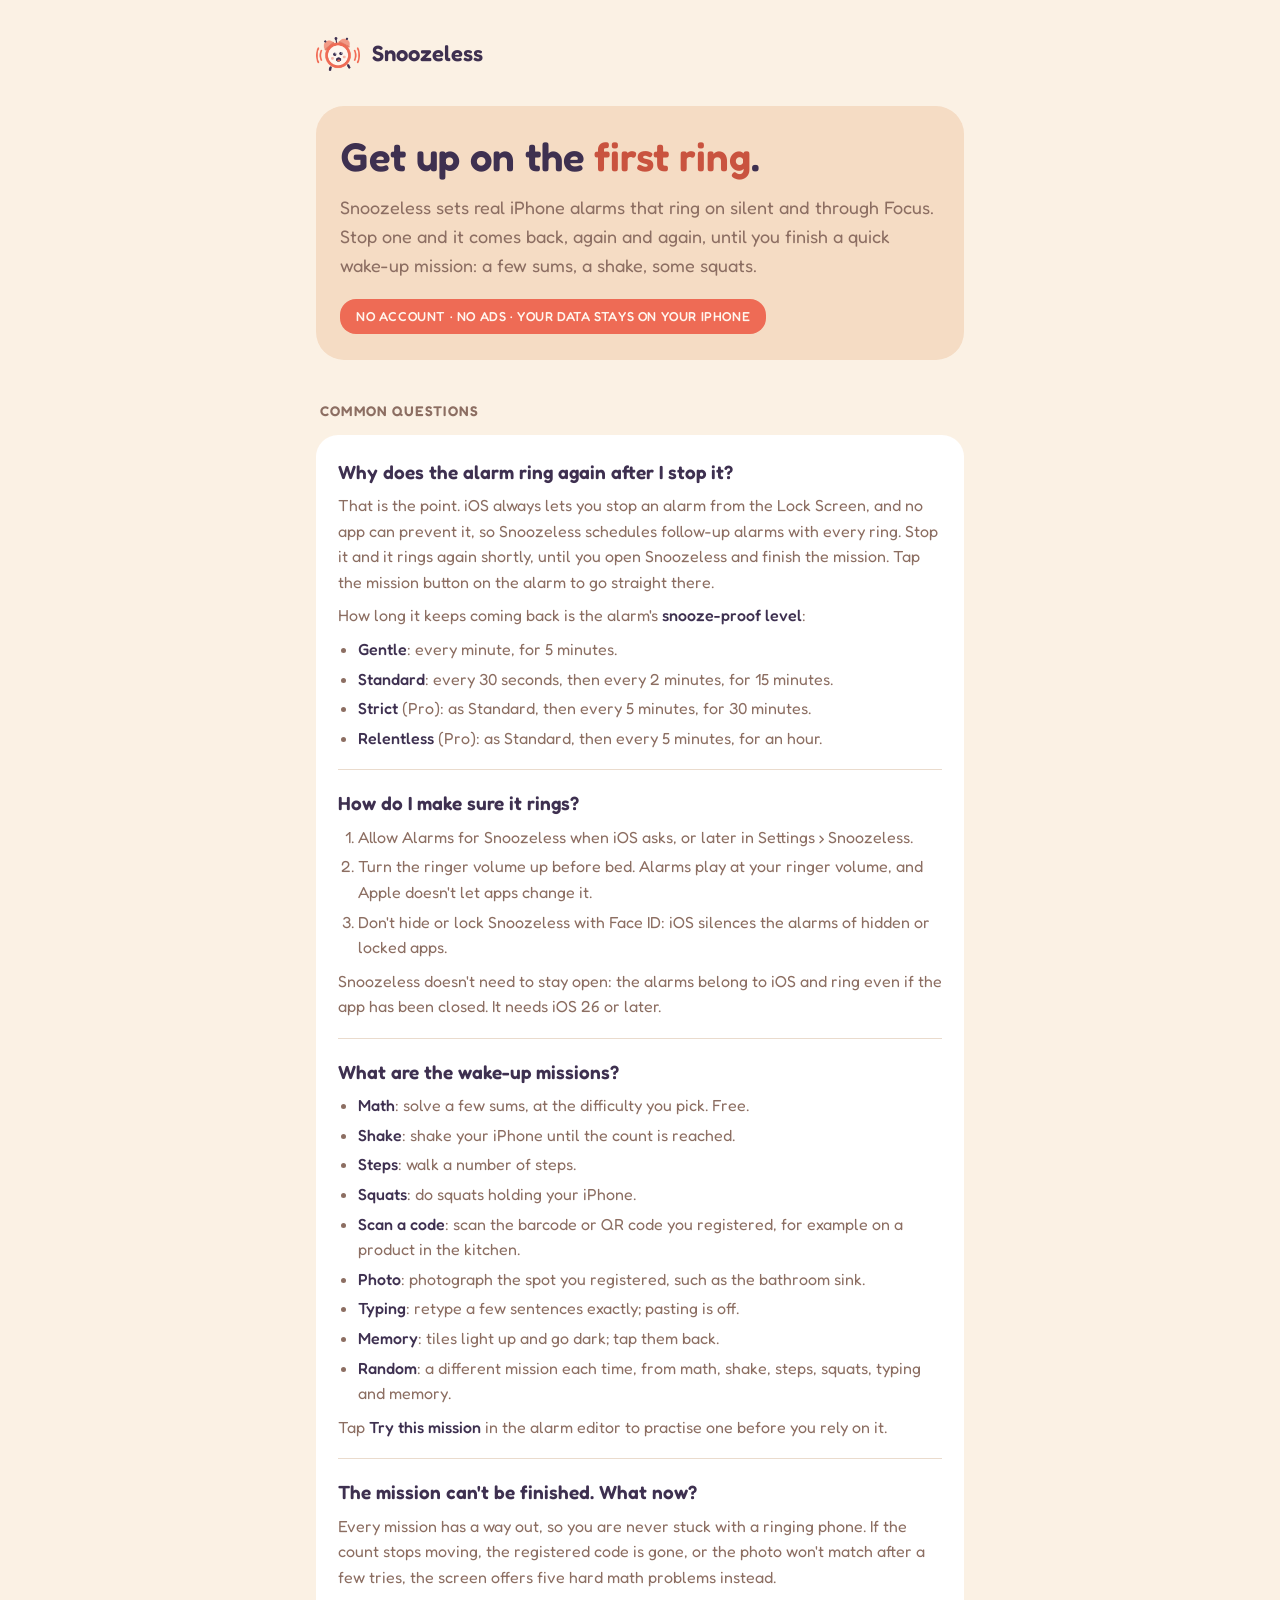
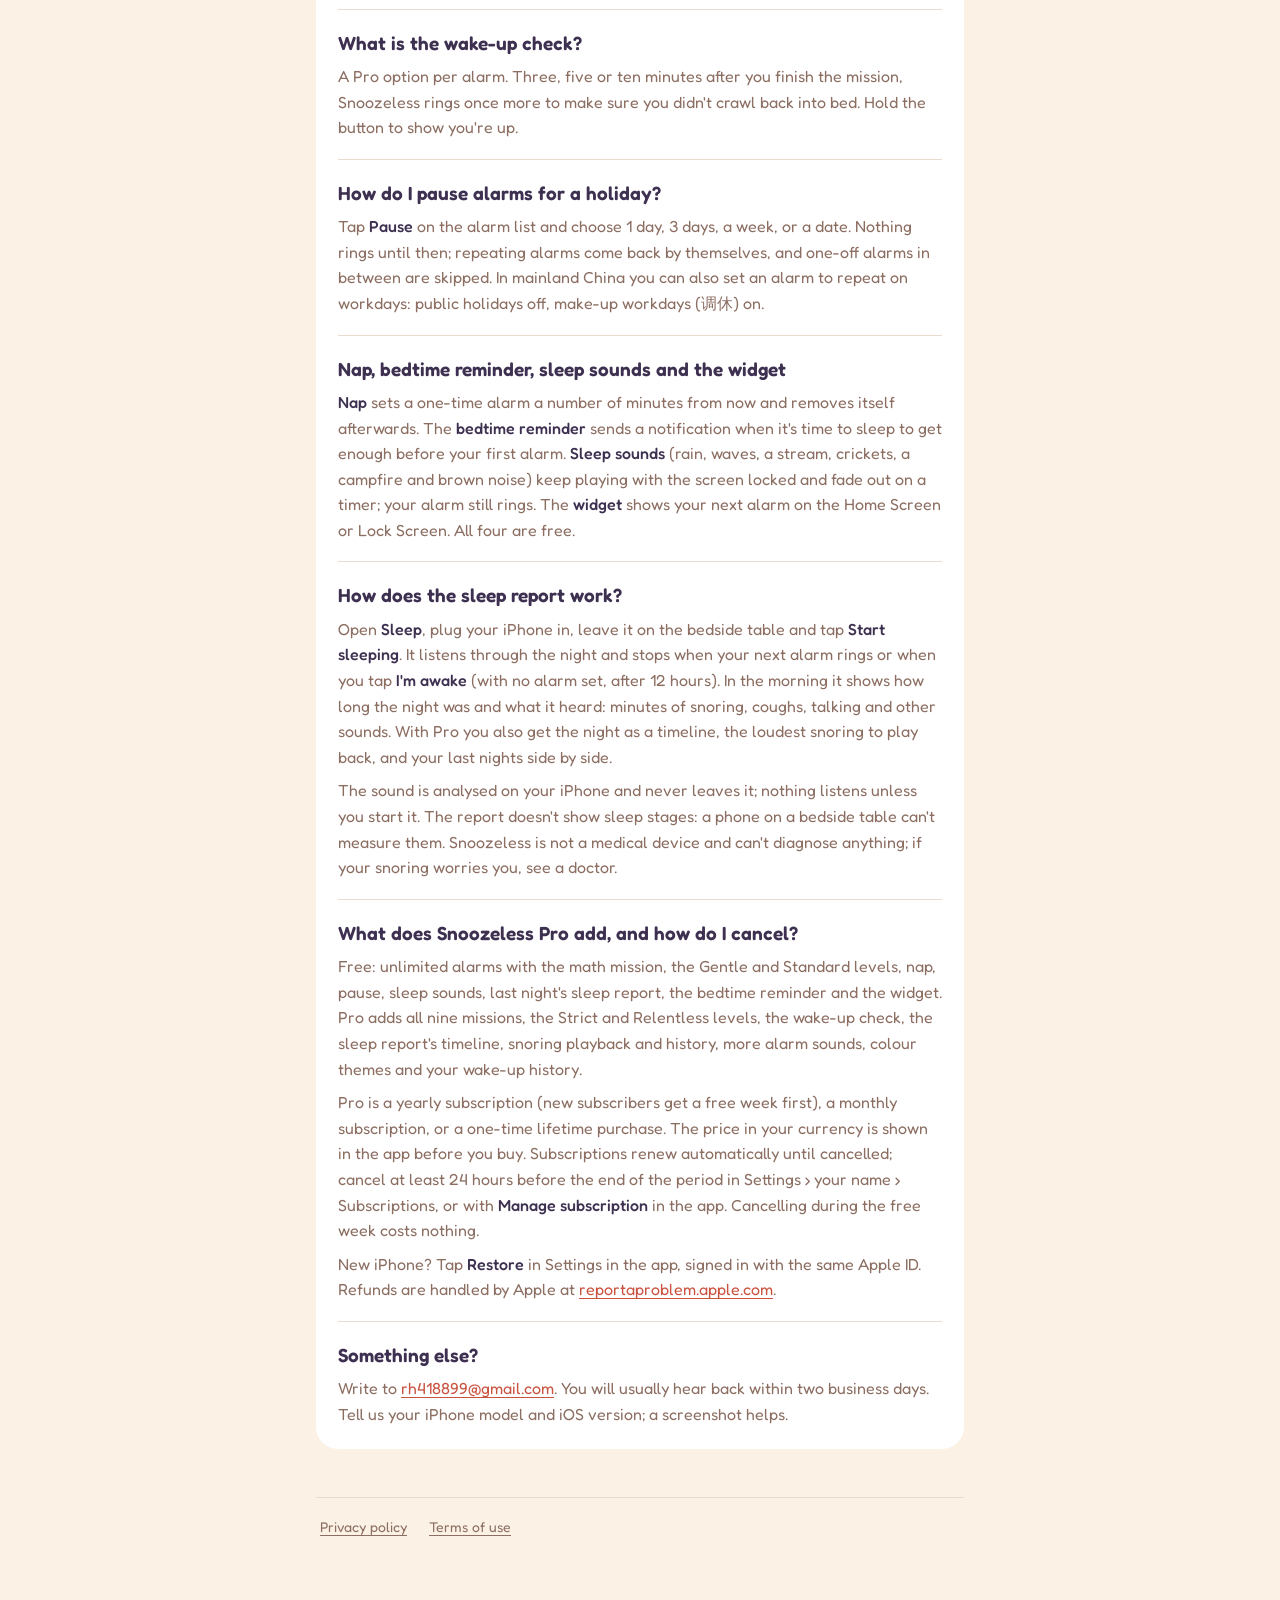
<file: index.html>
<!doctype html>
<html lang="en">
<head>
  <meta charset="utf-8">
  <meta name="viewport" content="width=device-width, initial-scale=1">
  <title>Snoozeless · Support</title>
  <meta name="description" content="Support for Snoozeless: Alarm Clock, the iPhone alarm that keeps coming back until you finish a quick wake-up mission.">
  <meta name="theme-color" content="#FBF1E4">
  <link rel="icon" href="favicon.png">
  <link rel="apple-touch-icon" href="apple-touch-icon.png">
  <link rel="preconnect" href="https://fonts.googleapis.com">
  <link rel="preconnect" href="https://fonts.gstatic.com" crossorigin>
  <link rel="stylesheet" href="https://fonts.googleapis.com/css2?family=Fredoka:wght@400;500;600&display=swap">
  <link rel="stylesheet" href="style.css">
</head>
<body>
<main>
  <a class="top" href="./"><img src="mark.png" alt=""><span>Snoozeless</span></a>

  <div class="hero">
    <h1>Get up on the <em>first ring</em>.</h1>
    <p class="lede">
      Snoozeless sets real iPhone alarms that ring on silent and through Focus. Stop one and it comes
      back, again and again, until you finish a quick wake-up mission: a few sums, a shake, some squats.
    </p>
    <span class="badge">NO ACCOUNT · NO ADS · YOUR DATA STAYS ON YOUR IPHONE</span>
  </div>

  <h2>Common questions</h2>
  <div class="card">
    <div class="entry">
      <strong>Why does the alarm ring again after I stop it?</strong>
      <p>
        That is the point. iOS always lets you stop an alarm from the Lock Screen, and no app can prevent
        it, so Snoozeless schedules follow-up alarms with every ring. Stop it and it rings again shortly,
        until you open Snoozeless and finish the mission. Tap the mission button on the alarm to go
        straight there.
      </p>
      <p>How long it keeps coming back is the alarm's <b>snooze-proof level</b>:</p>
      <ul>
        <li><b>Gentle</b>: every minute, for 5 minutes.</li>
        <li><b>Standard</b>: every 30 seconds, then every 2 minutes, for 15 minutes.</li>
        <li><b>Strict</b> (Pro): as Standard, then every 5 minutes, for 30 minutes.</li>
        <li><b>Relentless</b> (Pro): as Standard, then every 5 minutes, for an hour.</li>
      </ul>
    </div>
    <div class="entry">
      <strong>How do I make sure it rings?</strong>
      <ol>
        <li>Allow Alarms for Snoozeless when iOS asks, or later in Settings › Snoozeless.</li>
        <li>Turn the ringer volume up before bed. Alarms play at your ringer volume, and Apple doesn't let apps change it.</li>
        <li>Don't hide or lock Snoozeless with Face ID: iOS silences the alarms of hidden or locked apps.</li>
      </ol>
      <p>
        Snoozeless doesn't need to stay open: the alarms belong to iOS and ring even if the app has been
        closed. It needs iOS 26 or later.
      </p>
    </div>
    <div class="entry">
      <strong>What are the wake-up missions?</strong>
      <ul>
        <li><b>Math</b>: solve a few sums, at the difficulty you pick. Free.</li>
        <li><b>Shake</b>: shake your iPhone until the count is reached.</li>
        <li><b>Steps</b>: walk a number of steps.</li>
        <li><b>Squats</b>: do squats holding your iPhone.</li>
        <li><b>Scan a code</b>: scan the barcode or QR code you registered, for example on a product in the kitchen.</li>
        <li><b>Photo</b>: photograph the spot you registered, such as the bathroom sink.</li>
        <li><b>Typing</b>: retype a few sentences exactly; pasting is off.</li>
        <li><b>Memory</b>: tiles light up and go dark; tap them back.</li>
        <li><b>Random</b>: a different mission each time, from math, shake, steps, squats, typing and memory.</li>
      </ul>
      <p>Tap <b>Try this mission</b> in the alarm editor to practise one before you rely on it.</p>
    </div>
    <div class="entry">
      <strong>The mission can't be finished. What now?</strong>
      <p>
        Every mission has a way out, so you are never stuck with a ringing phone. If the count stops
        moving, the registered code is gone, or the photo won't match after a few tries, the screen offers
        five hard math problems instead.
      </p>
    </div>
    <div class="entry">
      <strong>What is the wake-up check?</strong>
      <p>
        A Pro option per alarm. Three, five or ten minutes after you finish the mission, Snoozeless rings
        once more to make sure you didn't crawl back into bed. Hold the button to show you're up.
      </p>
    </div>
    <div class="entry">
      <strong>How do I pause alarms for a holiday?</strong>
      <p>
        Tap <b>Pause</b> on the alarm list and choose 1 day, 3 days, a week, or a date. Nothing rings until
        then; repeating alarms come back by themselves, and one-off alarms in between are skipped.
        In mainland China you can also set an alarm to repeat on workdays: public holidays off, make-up
        workdays (调休) on.
      </p>
    </div>
    <div class="entry">
      <strong>Nap, bedtime reminder, sleep sounds and the widget</strong>
      <p>
        <b>Nap</b> sets a one-time alarm a number of minutes from now and removes itself afterwards.
        The <b>bedtime reminder</b> sends a notification when it's time to sleep to get enough before
        your first alarm. <b>Sleep sounds</b> (rain, waves, a stream, crickets, a campfire and brown noise) keep playing with
        the screen locked and fade out on a timer; your alarm still rings. The <b>widget</b> shows your
        next alarm on the Home Screen or Lock Screen. All four are free.
      </p>
    </div>
    <div class="entry">
      <strong>How does the sleep report work?</strong>
      <p>
        Open <b>Sleep</b>, plug your iPhone in, leave it on the bedside table and tap <b>Start
        sleeping</b>. It listens through the night and stops when your next alarm rings or when you tap
        <b>I'm awake</b> (with no alarm set, after 12 hours). In the morning it shows how long the night
        was and what it heard: minutes of
        snoring, coughs, talking and other sounds. With Pro you also get the night as a timeline, the
        loudest snoring to play back, and your last nights side by side.
      </p>
      <p>
        The sound is analysed on your iPhone and never leaves it; nothing listens unless you start it.
        The report doesn't show sleep stages: a phone on a bedside table can't measure them. Snoozeless
        is not a medical device and can't diagnose anything; if your snoring worries you, see a doctor.
      </p>
    </div>
    <div class="entry">
      <strong>What does Snoozeless Pro add, and how do I cancel?</strong>
      <p>
        Free: unlimited alarms with the math mission, the Gentle and Standard levels, nap, pause, sleep
        sounds, last night's sleep report, the bedtime reminder and the widget. Pro adds all nine
        missions, the Strict and Relentless levels, the wake-up check, the sleep report's timeline,
        snoring playback and history, more alarm sounds, colour themes and your wake-up history.
      </p>
      <p>
        Pro is a yearly subscription (new subscribers get a free week first), a monthly subscription, or
        a one-time lifetime purchase. The price in your currency is shown in the app before you buy.
        Subscriptions renew automatically until cancelled; cancel at least 24 hours before the end of
        the period in Settings › your name › Subscriptions, or with <b>Manage subscription</b> in the
        app. Cancelling during the free week costs nothing.
      </p>
      <p>
        New iPhone? Tap <b>Restore</b> in Settings in the app, signed in with the same Apple ID. Refunds
        are handled by Apple at <a href="https://reportaproblem.apple.com">reportaproblem.apple.com</a>.
      </p>
    </div>
    <div class="entry">
      <strong>Something else?</strong>
      <p>
        Write to <a href="mailto:rh418899@gmail.com?subject=Snoozeless">rh418899@gmail.com</a>. You will
        usually hear back within two business days. Tell us your iPhone model and iOS version; a
        screenshot helps.
      </p>
    </div>
  </div>

  <footer>
    <a href="privacy.html">Privacy policy</a>
    <a href="https://www.apple.com/legal/internet-services/itunes/dev/stdeula/">Terms of use</a>
  </footer>
</main>
</body>
</html>
</file>
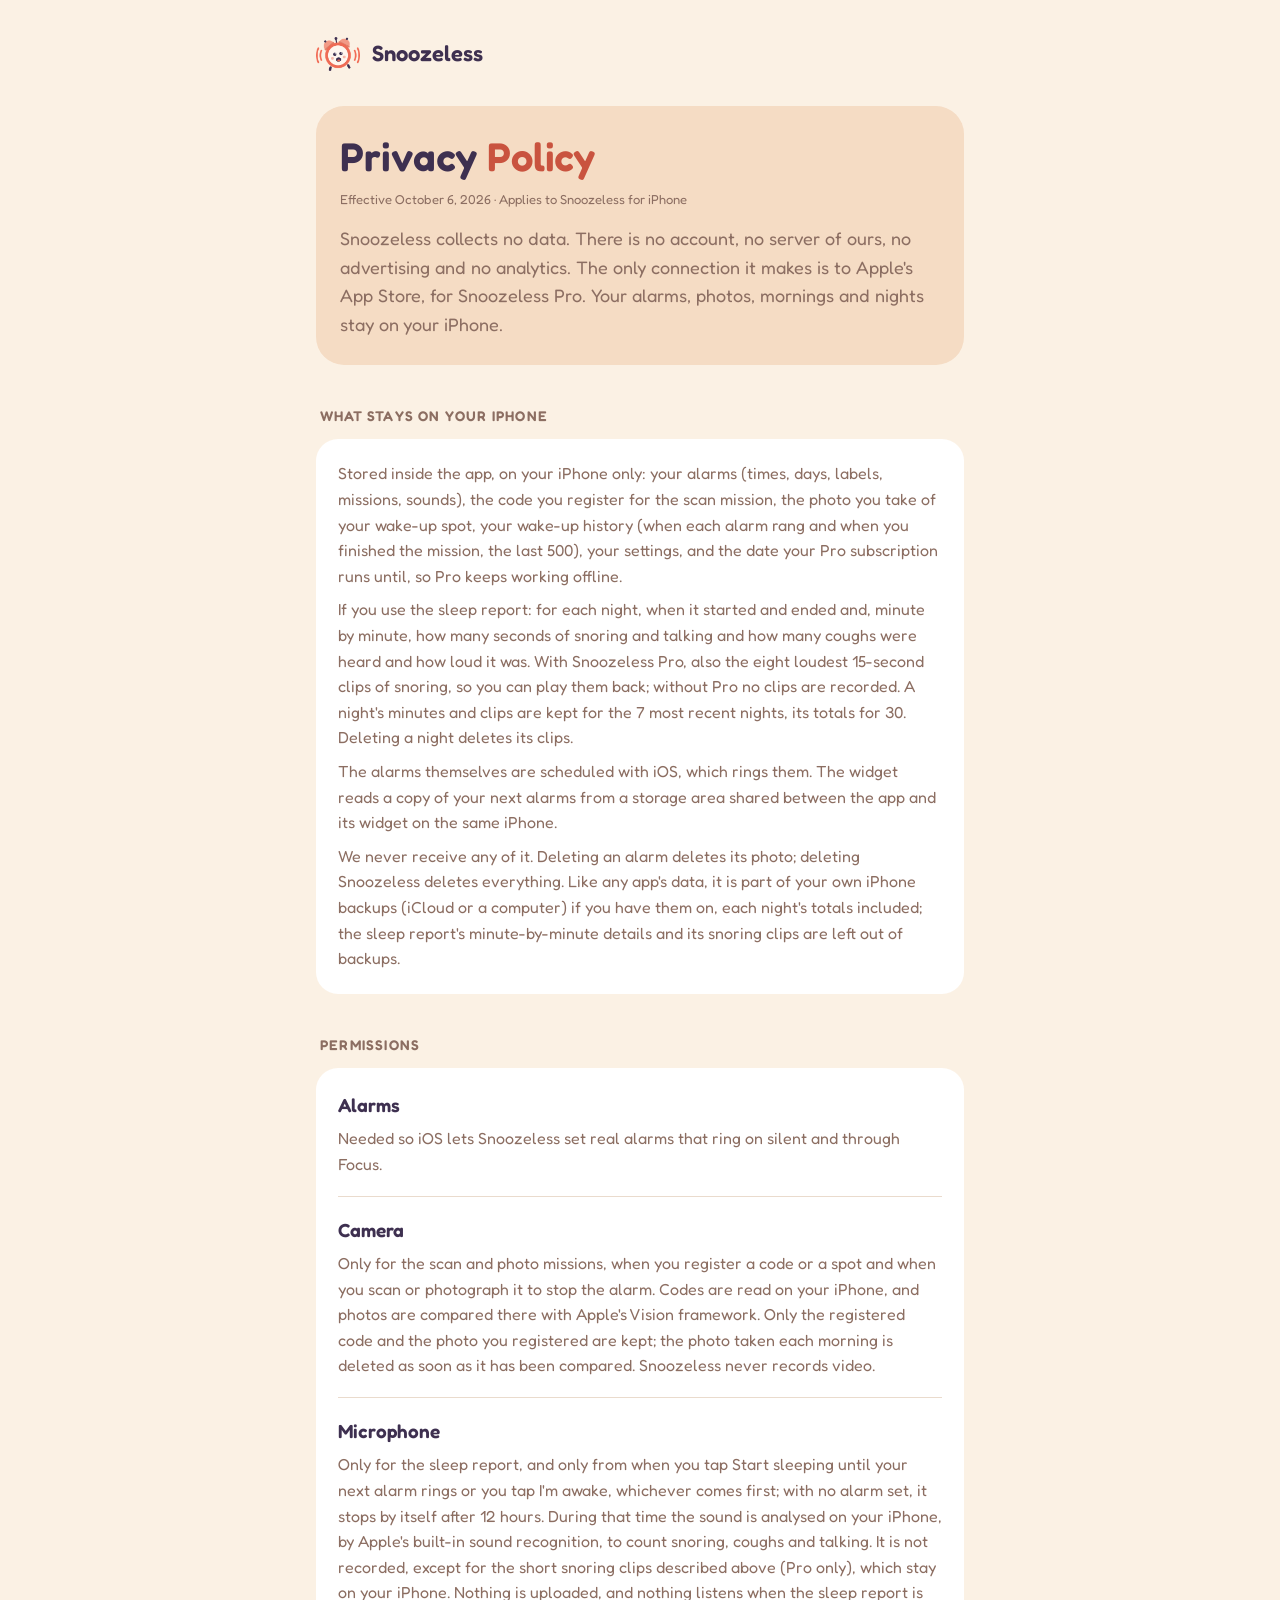
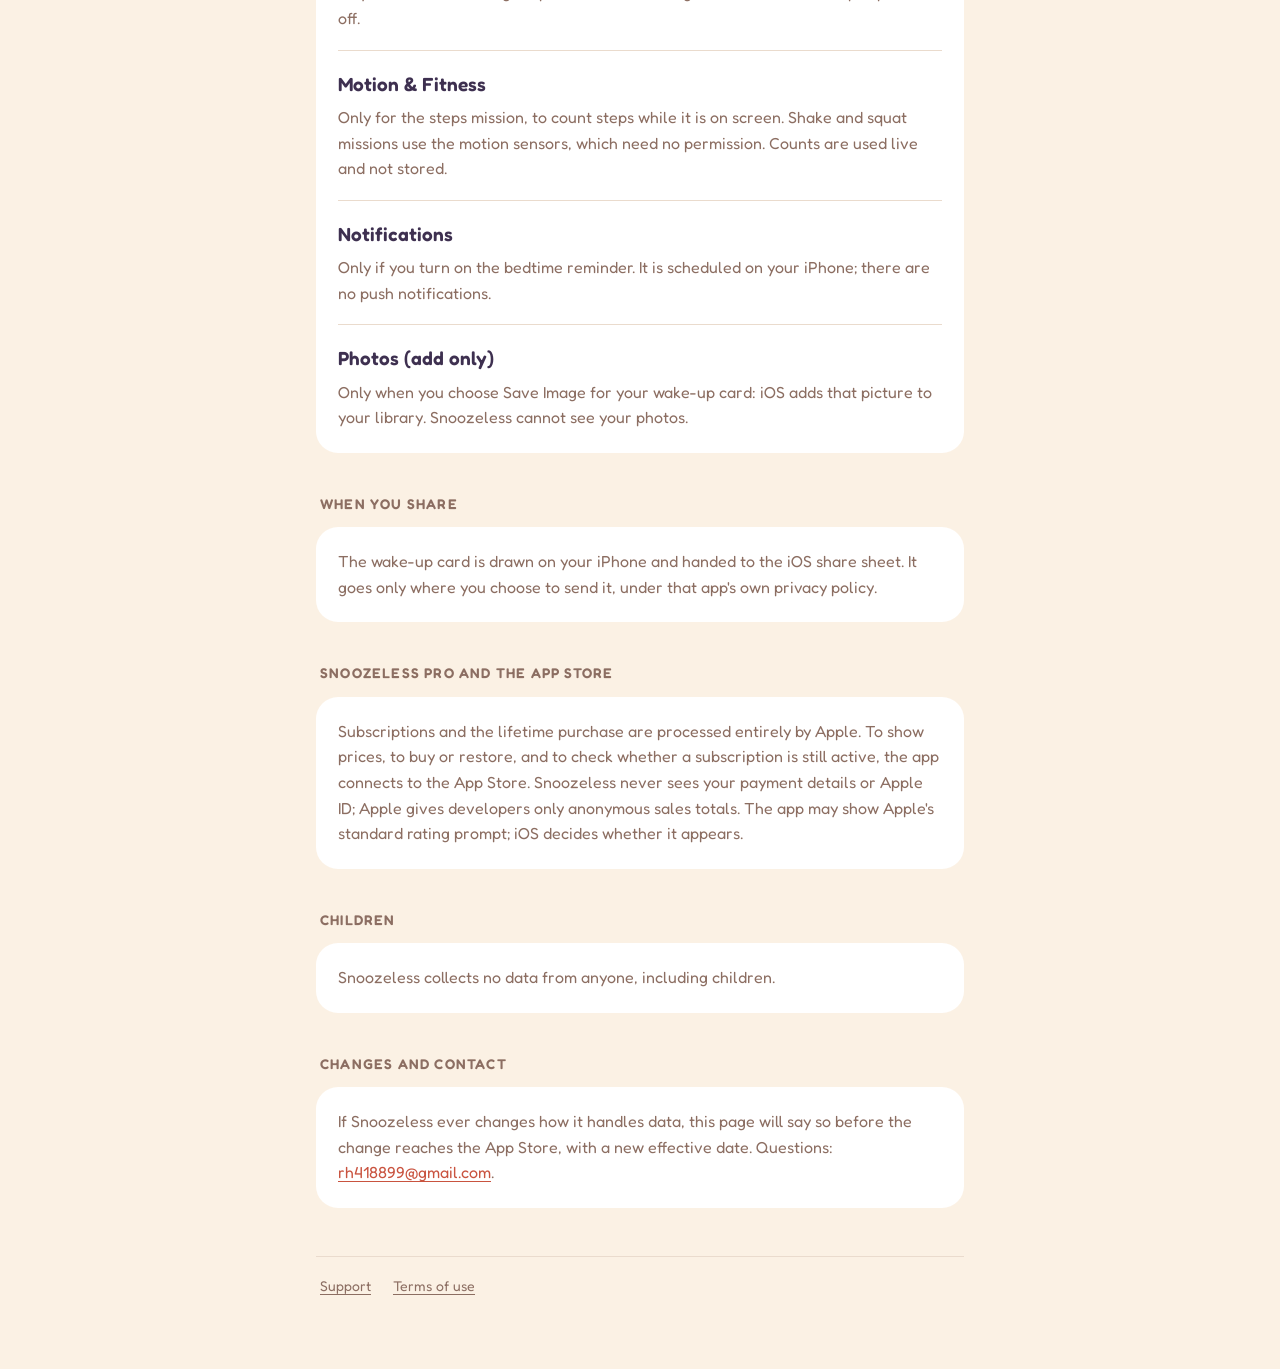
<file: privacy.html>
<!doctype html>
<html lang="en">
<head>
  <meta charset="utf-8">
  <meta name="viewport" content="width=device-width, initial-scale=1">
  <title>Snoozeless · Privacy Policy</title>
  <meta name="description" content="Privacy policy for Snoozeless: Alarm Clock. Snoozeless collects no data; everything stays on your iPhone.">
  <meta name="theme-color" content="#FBF1E4">
  <link rel="icon" href="favicon.png">
  <link rel="apple-touch-icon" href="apple-touch-icon.png">
  <link rel="preconnect" href="https://fonts.googleapis.com">
  <link rel="preconnect" href="https://fonts.gstatic.com" crossorigin>
  <link rel="stylesheet" href="https://fonts.googleapis.com/css2?family=Fredoka:wght@400;500;600&display=swap">
  <link rel="stylesheet" href="style.css">
</head>
<body>
<main>
  <a class="top" href="./"><img src="mark.png" alt=""><span>Snoozeless</span></a>

  <div class="hero">
    <h1>Privacy <em>Policy</em></h1>
    <p class="meta">Effective October 6, 2026 · Applies to Snoozeless for iPhone</p>
    <p class="lede">
      Snoozeless collects no data. There is no account, no server of ours, no advertising and no
      analytics. The only connection it makes is to Apple's App Store, for Snoozeless Pro. Your alarms,
      photos, mornings and nights stay on your iPhone.
    </p>
  </div>

  <h2>What stays on your iPhone</h2>
  <div class="card">
    <div class="entry">
      <p>
        Stored inside the app, on your iPhone only: your alarms (times, days, labels, missions, sounds),
        the code you register for the scan mission, the photo you take of your wake-up spot, your
        wake-up history (when each alarm rang and when you finished the mission, the last 500), your
        settings, and the date your Pro subscription runs until, so Pro keeps working offline.
      </p>
      <p>
        If you use the sleep report: for each night, when it started and ended and, minute by minute,
        how many seconds of snoring and talking and how many coughs were heard and how loud it was.
        With Snoozeless Pro, also the eight loudest 15-second clips of snoring, so you can play them
        back; without Pro no clips are recorded. A night's minutes and clips are kept for the 7 most recent
        nights, its totals for 30. Deleting a night deletes its clips.
      </p>
      <p>
        The alarms themselves are scheduled with iOS, which rings them. The widget reads a copy of your
        next alarms from a storage area shared between the app and its widget on the same iPhone.
      </p>
      <p>
        We never receive any of it. Deleting an alarm deletes its photo; deleting Snoozeless deletes
        everything. Like any app's data, it is part of your own iPhone backups (iCloud or a computer)
        if you have them on, each night's totals included; the sleep report's minute-by-minute
        details and its snoring clips are left out of backups.
      </p>
    </div>
  </div>

  <h2>Permissions</h2>
  <div class="card">
    <div class="entry">
      <strong>Alarms</strong>
      <p>Needed so iOS lets Snoozeless set real alarms that ring on silent and through Focus.</p>
    </div>
    <div class="entry">
      <strong>Camera</strong>
      <p>
        Only for the scan and photo missions, when you register a code or a spot and when you scan or
        photograph it to stop the alarm. Codes are read on your iPhone, and photos are compared there
        with Apple's Vision framework. Only the registered code and the photo you registered are kept;
        the photo taken each morning is deleted as soon as it has been compared. Snoozeless never
        records video.
      </p>
    </div>
    <div class="entry">
      <strong>Microphone</strong>
      <p>
        Only for the sleep report, and only from when you tap Start sleeping until your next alarm
        rings or you tap I'm awake, whichever comes first; with no alarm set, it stops by itself after
        12 hours. During that time the sound is analysed on your iPhone, by Apple's built-in sound
        recognition, to count snoring, coughs and talking. It is not recorded, except for the short
        snoring clips described above (Pro only), which stay on your iPhone. Nothing is uploaded, and
        nothing listens when the sleep report is off.
      </p>
    </div>
    <div class="entry">
      <strong>Motion &amp; Fitness</strong>
      <p>
        Only for the steps mission, to count steps while it is on screen. Shake and squat missions use
        the motion sensors, which need no permission. Counts are used live and not stored.
      </p>
    </div>
    <div class="entry">
      <strong>Notifications</strong>
      <p>Only if you turn on the bedtime reminder. It is scheduled on your iPhone; there are no push notifications.</p>
    </div>
    <div class="entry">
      <strong>Photos (add only)</strong>
      <p>
        Only when you choose Save Image for your wake-up card: iOS adds that picture to your library.
        Snoozeless cannot see your photos.
      </p>
    </div>
  </div>

  <h2>When you share</h2>
  <div class="card">
    <div class="entry">
      <p>
        The wake-up card is drawn on your iPhone and handed to the iOS share sheet. It goes only where you
        choose to send it, under that app's own privacy policy.
      </p>
    </div>
  </div>

  <h2>Snoozeless Pro and the App Store</h2>
  <div class="card">
    <div class="entry">
      <p>
        Subscriptions and the lifetime purchase are processed entirely by Apple. To show prices, to buy
        or restore, and to check whether a subscription is still active, the app connects to the App
        Store. Snoozeless never sees your payment details or Apple ID; Apple gives developers only
        anonymous sales totals. The app may show Apple's standard rating prompt; iOS decides whether it
        appears.
      </p>
    </div>
  </div>

  <h2>Children</h2>
  <div class="card">
    <div class="entry">
      <p>Snoozeless collects no data from anyone, including children.</p>
    </div>
  </div>

  <h2>Changes and contact</h2>
  <div class="card">
    <div class="entry">
      <p>
        If Snoozeless ever changes how it handles data, this page will say so before the change reaches
        the App Store, with a new effective date. Questions:
        <a href="mailto:rh418899@gmail.com?subject=Snoozeless%20privacy">rh418899@gmail.com</a>.
      </p>
    </div>
  </div>

  <footer>
    <a href="./">Support</a>
    <a href="https://www.apple.com/legal/internet-services/itunes/dev/stdeula/">Terms of use</a>
  </footer>
</main>
</body>
</html>
</file>
<file: style.css>
:root {
  --bg: #FBF1E4;
  --card: #FFFFFF;
  --line: #EADBCD;
  --stage: #F5DCC4;
  --text: #3E3050;
  --muted: #8C6E62;
  --tomato: #EE6B55;
  --tomato-text: #C9533F;
  --font: 'Fredoka', system-ui, -apple-system, 'Segoe UI', sans-serif;
}
* { box-sizing: border-box; }
html { background: var(--bg); }
body { margin: 0; color: var(--text); background: var(--bg); font-family: var(--font); line-height: 1.6; -webkit-font-smoothing: antialiased; min-height: 100vh; }
main { max-width: 680px; margin: 0 auto; padding: 36px 16px 72px; }
.top { display: inline-flex; align-items: center; gap: 12px; text-decoration: none; color: var(--text); }
.top img { width: 44px; height: auto; }
.top span { font-weight: 600; font-size: 22px; }
.hero { margin-top: 28px; background: var(--stage); border-radius: 28px; padding: 28px 24px 26px; }
h1 { font-weight: 600; font-size: 40px; line-height: 1.12; margin: 0; }
h1 em { font-style: normal; color: var(--tomato-text); }
.lede { font-size: 18px; color: var(--muted); margin: 14px 0 0; }
.meta { font-size: 13px; color: var(--muted); margin: 10px 0 0; }
.badge { display: inline-block; margin-top: 20px; padding: 7px 16px; border-radius: 16px; background: var(--tomato); color: #FFF6EE; font-weight: 500; font-size: 13px; letter-spacing: 0.6px; }
h2 { font-size: 14px; font-weight: 600; letter-spacing: 1.2px; text-transform: uppercase; color: var(--muted); margin: 40px 4px 12px; }
.card { background: var(--card); border-radius: 22px; padding: 4px 22px; }
.entry { padding: 18px 0; border-bottom: 1px solid var(--line); }
.entry:last-child { border-bottom: 0; }
.entry strong { display: block; font-weight: 600; font-size: 19px; margin-bottom: 6px; }
.entry p, .entry ul, .entry ol { margin: 0; color: var(--muted); font-size: 16px; }
.entry ul, .entry ol { padding-left: 20px; }
.entry li + li { margin-top: 4px; }
.entry p + p, .entry p + ul, .entry ul + p, .entry p + ol, .entry ol + p { margin-top: 8px; }
.entry b { color: var(--text); font-weight: 500; }
p { color: var(--muted); }
a { color: var(--tomato-text); text-underline-offset: 3px; }
footer { margin-top: 48px; padding: 18px 4px 0; border-top: 1px solid var(--line); font-size: 14px; color: var(--muted); }
footer a { color: var(--muted); margin-right: 18px; }
@media (max-width: 480px) { h1 { font-size: 32px; } .lede { font-size: 16.5px; } .hero { padding: 22px 18px; } .card { padding: 2px 18px; } }
</file>
